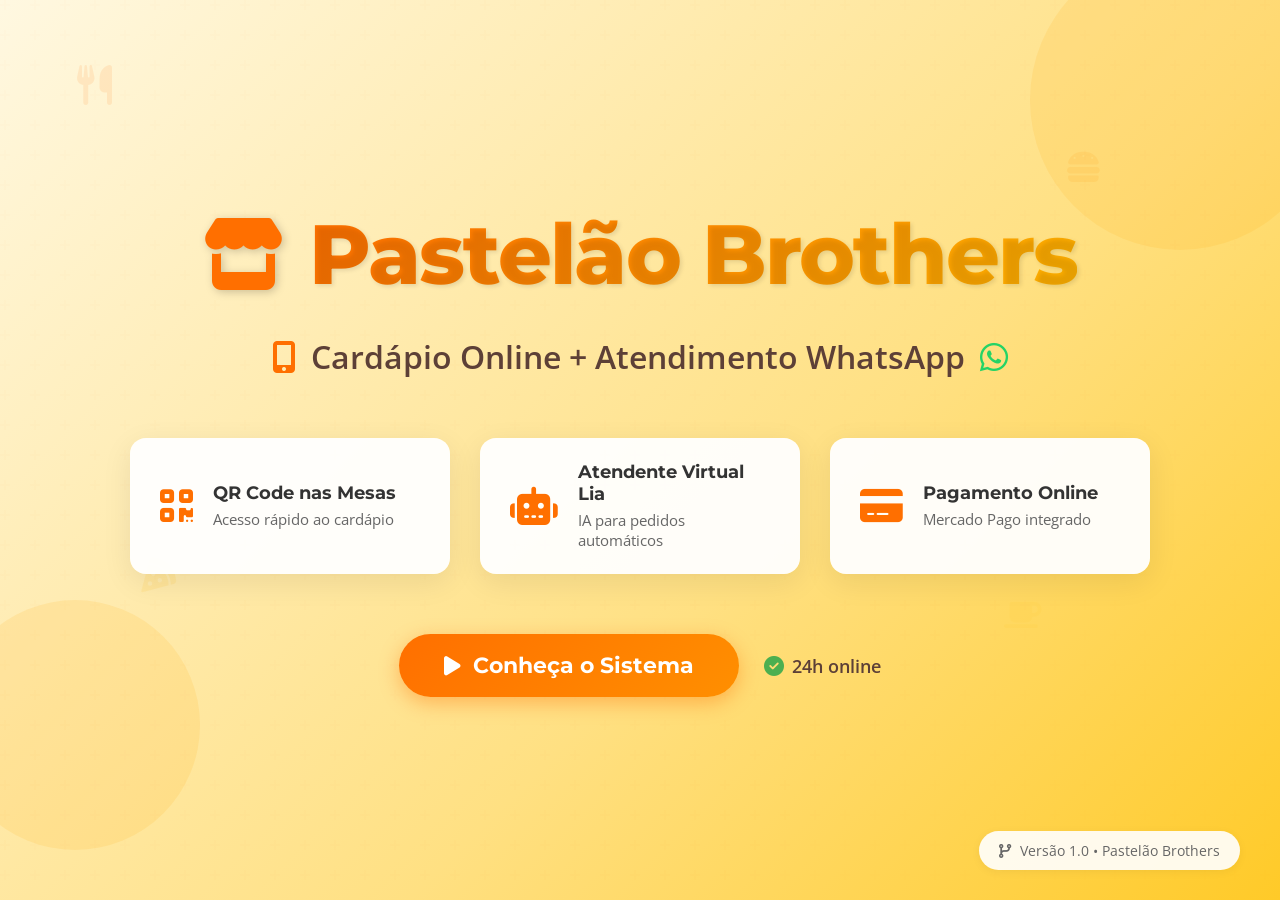
<file: slide/index1.html>
<!DOCTYPE html>

<html lang="pt-BR">
<head>
<meta charset="utf-8"/>
<meta content="width=device-width, initial-scale=1.0" name="viewport"/>
<title>Pastelão Brothers - Capa</title>
<link href="https://cdn.jsdelivr.net/npm/@fortawesome/fontawesome-free@6.4.0/css/all.min.css" rel="stylesheet"/>
<link href="https://fonts.googleapis.com/css2?family=Montserrat:wght@400;600;700;800;900&amp;family=Open+Sans:wght@400;500;600&amp;display=swap" rel="stylesheet"/>
<style>
        * {
            margin: 0;
            padding: 0;
            box-sizing: border-box;
        }
        body {
            margin: 0;
            padding: 0;
            font-family: 'Open Sans', sans-serif;
            background: #f5f5f5;
            overflow: hidden;
        }
        .slide-container {
            position: relative;
            width: 100vw;
            height: 100vh;
            overflow: hidden;
            background: linear-gradient(135deg, #fff8e1 0%, #ffecb3 30%, #ffe082 60%, #ffca28 100%);
        }
        .pattern-overlay {
            position: absolute;
            top: 0;
            left: 0;
            right: 0;
            bottom: 0;
            background-image: url("data:image/svg+xml,%3Csvg width='60' height='60' viewBox='0 0 60 60' xmlns='http://www.w3.org/2000/svg'%3E%3Cg fill='none' fill-rule='evenodd'%3E%3Cg fill='%23ff6f00' fill-opacity='0.05'%3E%3Cpath d='M36 34v-4h-2v4h-4v2h4v4h2v-4h4v-2h-4zm0-30V0h-2v4h-4v2h4v4h2V6h4V4h-4zM6 34v-4H4v4H0v2h4v4h2v-4h4v-2H6zM6 4V0H4v4H0v2h4v4h2V6h4V4H6z'/%3E%3C/g%3E%3C/g%3E%3C/svg%3E");
            opacity: 0.3;
        }
        .floating-elements {
            position: absolute;
            width: 100%;
            height: 100%;
            overflow: hidden;
        }
        .floating-item {
            position: absolute;
            opacity: 0.1;
            animation: float 6s ease-in-out infinite;
            display: flex;
            align-items: center;
            justify-content: center;
        }
        @keyframes float {
            0%, 100% { transform: translateY(0px); }
            50% { transform: translateY(-20px); }
        }
        .main-content {
            position: absolute;
            top: 50%;
            left: 50%;
            transform: translate(-50%, -50%);
            width: 1100px;
            text-align: center;
            z-index: 10;
        }
        .logo-container {
            display: flex;
            align-items: center;
            justify-content: center;
            margin-bottom: 30px;
        }
        .logo-icon {
            font-size: 72px;
            color: #ff6f00;
            margin-right: 25px;
            filter: drop-shadow(2px 2px 4px rgba(0,0,0,0.2));
        }
        .logo-text {
            font-family: 'Montserrat', sans-serif;
            font-size: 84px;
            font-weight: 800;
            background: linear-gradient(135deg, #ff6f00 0%, #ff8f00 50%, #ffb300 100%);
            -webkit-background-clip: text;
            -webkit-text-fill-color: transparent;
            text-shadow: 2px 2px 4px rgba(0,0,0,0.1);
            letter-spacing: -2px;
        }
        .subtitle {
            font-size: 32px;
            color: #5d4037;
            margin-bottom: 60px;
            font-weight: 600;
            display: flex;
            align-items: center;
            justify-content: center;
        }
        .features-grid {
            display: flex;
            justify-content: center;
            gap: 30px;
            margin-bottom: 60px;
        }
        .feature-item {
            background: rgba(255,255,255,0.95);
            border-radius: 16px;
            padding: 24px 30px;
            box-shadow: 0 8px 30px rgba(0,0,0,0.08);
            display: flex;
            align-items: center;
            gap: 20px;
            width: 320px;
            min-height: 100px;
        }
        .feature-icon {
            font-size: 38px;
            color: #ff6f00;
            flex-shrink: 0;
        }
        .feature-text {
            text-align: left;
        }
        .feature-title {
            font-family: 'Montserrat', sans-serif;
            font-size: 18px;
            font-weight: 700;
            color: #333;
            margin-bottom: 6px;
            line-height: 1.2;
        }
        .feature-desc {
            font-size: 15px;
            color: #666;
            line-height: 1.3;
        }
        .cta-section {
            display: flex;
            align-items: center;
            justify-content: center;
            gap: 25px;
            margin-top: 20px;
        }
        .cta-button {
            background: linear-gradient(135deg, #ff6f00 0%, #ff8f00 100%);
            color: white;
            padding: 18px 45px;
            border-radius: 40px;
            font-family: 'Montserrat', sans-serif;
            font-size: 22px;
            font-weight: 700;
            text-decoration: none;
            display: inline-flex;
            align-items: center;
            gap: 12px;
            box-shadow: 0 6px 20px rgba(255,111,0,0.4);
            transition: all 0.3s ease;
        }
        .version-badge {
            position: absolute;
            bottom: 30px;
            right: 40px;
            background: rgba(255,255,255,0.9);
            padding: 10px 20px;
            border-radius: 25px;
            font-size: 14px;
            color: #666;
            box-shadow: 0 2px 10px rgba(0,0,0,0.05);
        }
        .decorative-circle {
            position: absolute;
            border-radius: 50%;
            background: rgba(255,165,0,0.12);
        }
        .circle-1 {
            width: 300px;
            height: 300px;
            top: -50px;
            right: -50px;
        }
        .circle-2 {
            width: 250px;
            height: 250px;
            bottom: 50px;
            left: -50px;
        }
    </style>
</head>
<body>
<div class="slide-container">
<div class="pattern-overlay"></div>
<!-- Decorative elements -->
<div class="decorative-circle circle-1"></div>
<div class="decorative-circle circle-2"></div>
<!-- Floating elements -->
<div class="floating-elements">
<!-- Increased box sizes for floating elements to prevent text/icon overlap detection -->
<div class="floating-item" style="top: 55px; left: 64px; width: 60px; height: 60px; animation-delay: 0s;">
<i class="fas fa-utensils" style="font-size: 40px; color: #ff6f00;"></i>
</div>
<div class="floating-item" style="top: 137px; left: 1053px; width: 60px; height: 60px; animation-delay: 1s;">
<i class="fas fa-hamburger" style="font-size: 35px; color: #ff8f00;"></i>
</div>
<div class="floating-item" style="top: 545px; left: 128px; width: 60px; height: 60px; animation-delay: 2s;">
<i class="fas fa-pizza-slice" style="font-size: 35px; color: #ffb300;"></i>
</div>
<div class="floating-item" style="top: 585px; left: 993px; width: 60px; height: 60px; animation-delay: 3s;">
<i class="fas fa-coffee" style="font-size: 30px; color: #ffca28;"></i>
</div>
</div>
<div class="main-content">
<div class="logo-container">
<i class="fas fa-store logo-icon"></i>
<span class="logo-text">Pastelão Brothers</span>
</div>
<p class="subtitle">
<i class="fas fa-mobile-alt" style="color: #ff6f00; margin-right: 15px;"></i>
                Cardápio Online + Atendimento WhatsApp
                <i class="fab fa-whatsapp" style="color: #25d366; margin-left: 15px;"></i>
</p>
<div class="features-grid">
<div class="feature-item">
<i class="fas fa-qrcode feature-icon"></i>
<div class="feature-text">
<div class="feature-title">QR Code nas Mesas</div>
<div class="feature-desc">Acesso rápido ao cardápio</div>
</div>
</div>
<div class="feature-item">
<i class="fas fa-robot feature-icon"></i>
<div class="feature-text">
<div class="feature-title">Atendente Virtual Lia</div>
<div class="feature-desc">IA para pedidos automáticos</div>
</div>
</div>
<div class="feature-item">
<i class="fas fa-credit-card feature-icon"></i>
<div class="feature-text">
<div class="feature-title">Pagamento Online</div>
<div class="feature-desc">Mercado Pago integrado</div>
</div>
</div>
</div>
<div class="cta-section">
<div class="cta-button">
<i class="fas fa-play"></i>
<span>Conheça o Sistema</span>
</div>
<div style="font-size: 18px; color: #5d4037; font-weight: 600; display: flex; align-items: center; gap: 8px;">
<i class="fas fa-check-circle" style="color: #4caf50; font-size: 20px;"></i> 
                    24h online
                </div>
</div>
</div>
<div class="version-badge">
<i class="fas fa-code-branch" style="margin-right: 5px;"></i> Versão 1.0 • Pastelão Brothers
        </div>
</div>
<script>
    document.addEventListener('keydown', (event) => {
        if (event.code !== 'Space') return;
        event.preventDefault();
        window.location.href = 'index3.html';
    });
</script>
</body>
</html>
</file>
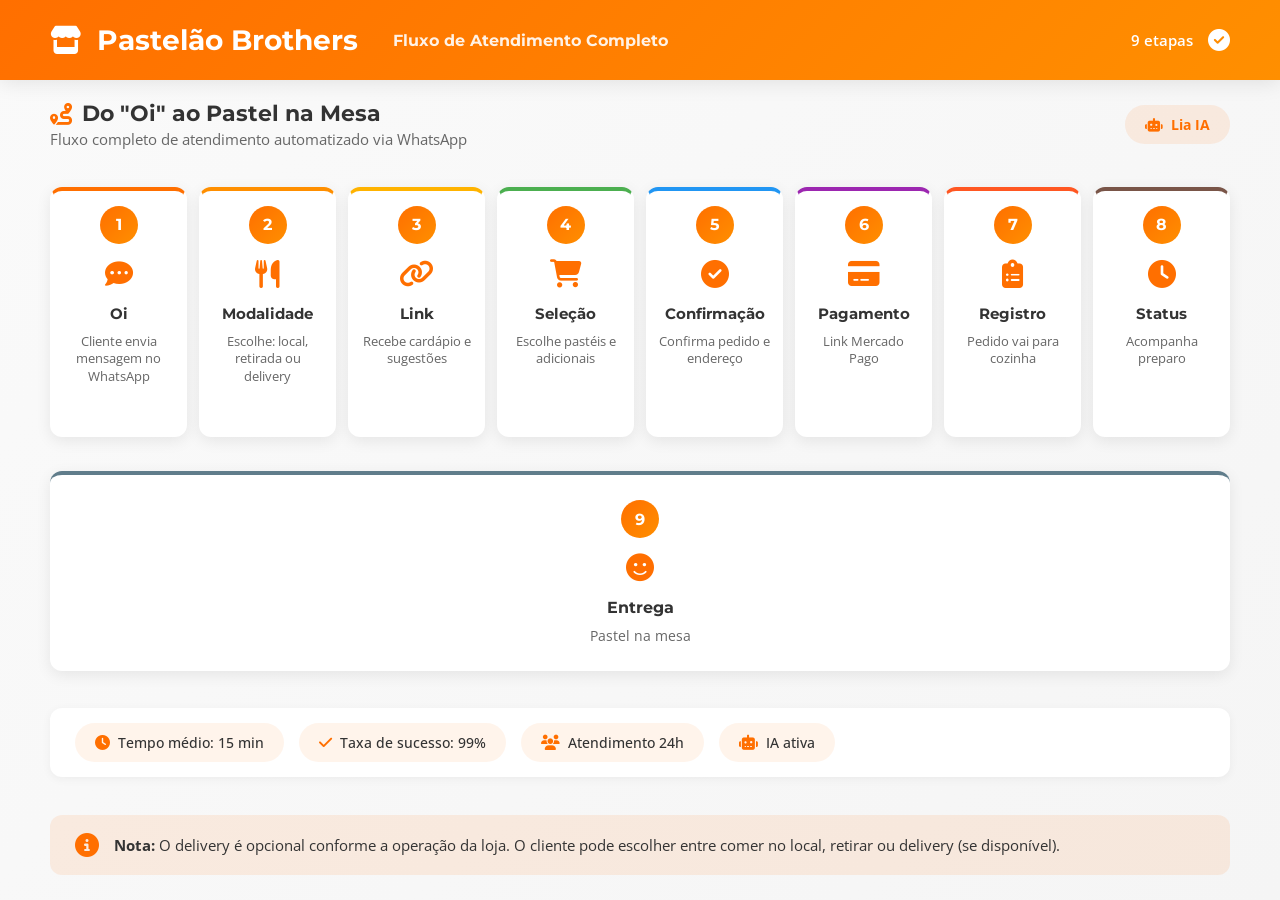
<file: slide/index2.html>
<!DOCTYPE html>

<html lang="pt-BR">
<head>
<meta charset="utf-8"/>
<meta content="width=device-width, initial-scale=1.0" name="viewport"/>
<title>Como Funciona - Pastelão Brothers</title>
<link href="https://cdn.jsdelivr.net/npm/@fortawesome/fontawesome-free@6.4.0/css/all.min.css" rel="stylesheet"/>
<link href="https://fonts.googleapis.com/css2?family=Montserrat:wght@400;600;700;800&amp;family=Open+Sans:wght@400;500;600&amp;display=swap" rel="stylesheet"/>
<style>
    * {
        margin: 0;
        padding: 0;
        box-sizing: border-box;
    }
    body {
        margin: 0;
        padding: 0;
        font-family: 'Open Sans', sans-serif;
        background: #f5f5f5;
        overflow: hidden;
    }
    .slide-container {
        position: relative;
        width: 100vw;
        height: 100vh;
        overflow: hidden;
        background: linear-gradient(135deg, #fafafa 0%, #f5f5f5 100%);
    }
    .header {
        position: absolute;
        top: 0;
        left: 0;
        right: 0;
        height: 80px;
        background: linear-gradient(135deg, #ff6f00 0%, #ff8f00 100%);
        display: flex;
        align-items: center;
        justify-content: space-between;
        padding: 0 50px;
        box-shadow: 0 2px 20px rgba(0,0,0,0.1);
    }
    .header-title {
        font-family: 'Montserrat', sans-serif;
        font-size: 28px;
        font-weight: 700;
        color: white;
        display: flex;
        align-items: center;
        gap: 15px;
    }
    .header-subtitle {
        font-size: 16px;
        color: rgba(255,255,255,0.9);
        margin-left: 20px;
    }
    .flow-container {
        position: absolute;
        top: 100px;
        left: 50px;
        right: 50px;
        bottom: 25px;
        display: flex;
        flex-direction: column;
        justify-content: space-between;
    }
    .flow-header {
        display: flex;
        align-items: center;
        justify-content: space-between;
        margin-bottom: 5px;
    }
    .flow-title {
        font-family: 'Montserrat', sans-serif;
        font-size: 22px;
        font-weight: 700;
        color: #333;
        display: flex;
        align-items: center;
        gap: 10px;
    }
    .flow-description {
        font-size: 15px;
        color: #666;
        margin-top: 2px;
    }
    .steps-grid {
        display: grid;
        grid-template-columns: repeat(8, 1fr);
        gap: 12px;
        margin-top: 10px;
    }
    .step-card {
        background: white;
        border-radius: 12px;
        padding: 15px 10px;
        box-shadow: 0 4px 15px rgba(0,0,0,0.08);
        display: flex;
        flex-direction: column;
        align-items: center;
        text-align: center;
        border: 2px solid transparent;
        transition: all 0.3s ease;
        min-height: 250px;
    }
    .step-card:hover {
        border-color: #ff6f00;
        transform: translateY(-2px);
    }
    .step-number {
        width: 38px;
        height: 38px;
        background: linear-gradient(135deg, #ff6f00 0%, #ff8f00 100%);
        border-radius: 50%;
        display: flex;
        align-items: center;
        justify-content: center;
        font-family: 'Montserrat', sans-serif;
        font-size: 16px;
        font-weight: 700;
        color: white;
        margin-bottom: 15px;
        flex-shrink: 0;
    }
    .step-icon {
        font-size: 28px;
        color: #ff6f00;
        margin-bottom: 15px;
        height: 30px;
        display: flex;
        align-items: center;
    }
    .step-title {
        font-family: 'Montserrat', sans-serif;
        font-size: 15px;
        font-weight: 700;
        color: #333;
        margin-bottom: 10px;
    }
    .step-desc {
        font-size: 13px;
        color: #666;
        line-height: 1.35;
    }
    .full-width-card {
        background: white;
        border-radius: 12px;
        padding: 25px;
        box-shadow: 0 4px 15px rgba(0,0,0,0.08);
        display: flex;
        flex-direction: column;
        align-items: center;
        text-align: center;
        margin-top: 12px;
    }
    .status-bar {
        display: flex;
        align-items: center;
        gap: 15px;
        margin-top: 15px;
        padding: 15px 25px;
        background: white;
        border-radius: 12px;
        box-shadow: 0 2px 10px rgba(0,0,0,0.05);
    }
    .status-item {
        display: flex;
        align-items: center;
        gap: 8px;
        padding: 10px 20px;
        background: rgba(255,111,0,0.08);
        border-radius: 20px;
        font-size: 14px;
        color: #333;
        font-weight: 500;
    }
    .status-icon {
        color: #ff6f00;
        font-size: 15px;
    }
    .highlight-box {
        background: rgba(255,111,0,0.1);
        border-radius: 12px;
        padding: 18px 25px;
        margin-top: 15px;
        display: flex;
        align-items: center;
        gap: 15px;
    }
    .highlight-text {
        font-size: 15px;
        color: #333;
        line-height: 1.5;
    }
</style>
</head>
<body>
<div class="slide-container">
<div class="header">
<div class="header-title">
<i class="fas fa-store"></i>
            Pastelão Brothers
            <span class="header-subtitle">Fluxo de Atendimento Completo</span>
</div>
<div style="display: flex; align-items: center; gap: 15px;">
<span style="font-size: 15px; color: white; font-weight: 600;">9 etapas</span>
<i class="fas fa-check-circle" style="color: #ffffff; font-size: 22px;"></i>
</div>
</div>
<div class="flow-container">
<div class="flow-header">
<div>
<div class="flow-title">
<i class="fas fa-route" style="color: #ff6f00;"></i>
                    Do "Oi" ao Pastel na Mesa
                </div>
<div class="flow-description">Fluxo completo de atendimento automatizado via WhatsApp</div>
</div>
<div style="display: flex; gap: 10px;">
<span style="padding: 10px 20px; background: rgba(255,111,0,0.1); border-radius: 20px; font-size: 14px; color: #ff6f00; font-weight: 700;">
<i class="fas fa-robot" style="margin-right: 8px;"></i>Lia IA
                </span>
</div>
</div>
<div class="steps-grid">
<div class="step-card" style="border-top: 4px solid #ff6f00;">
<div class="step-number">1</div>
<div class="step-icon"><i class="fas fa-comment-dots"></i></div>
<div class="step-title">Oi</div>
<div class="step-desc">Cliente envia mensagem no WhatsApp</div>
</div>
<div class="step-card" style="border-top: 4px solid #ff8f00;">
<div class="step-number">2</div>
<div class="step-icon"><i class="fas fa-utensils"></i></div>
<div class="step-title">Modalidade</div>
<div class="step-desc">Escolhe: local, retirada ou delivery</div>
</div>
<div class="step-card" style="border-top: 4px solid #ffb300;">
<div class="step-number">3</div>
<div class="step-icon"><i class="fas fa-link"></i></div>
<div class="step-title">Link</div>
<div class="step-desc">Recebe cardápio e sugestões</div>
</div>
<div class="step-card" style="border-top: 4px solid #4caf50;">
<div class="step-number">4</div>
<div class="step-icon"><i class="fas fa-shopping-cart"></i></div>
<div class="step-title">Seleção</div>
<div class="step-desc">Escolhe pastéis e adicionais</div>
</div>
<div class="step-card" style="border-top: 4px solid #2196f3;">
<div class="step-number">5</div>
<div class="step-icon"><i class="fas fa-check-circle"></i></div>
<div class="step-title">Confirmação</div>
<div class="step-desc">Confirma pedido e endereço</div>
</div>
<div class="step-card" style="border-top: 4px solid #9c27b0;">
<div class="step-number">6</div>
<div class="step-icon"><i class="fas fa-credit-card"></i></div>
<div class="step-title">Pagamento</div>
<div class="step-desc">Link Mercado Pago</div>
</div>
<div class="step-card" style="border-top: 4px solid #ff5722;">
<div class="step-number">7</div>
<div class="step-icon"><i class="fas fa-clipboard-list"></i></div>
<div class="step-title">Registro</div>
<div class="step-desc">Pedido vai para cozinha</div>
</div>
<div class="step-card" style="border-top: 4px solid #795548;">
<div class="step-number">8</div>
<div class="step-icon"><i class="fas fa-clock"></i></div>
<div class="step-title">Status</div>
<div class="step-desc">Acompanha preparo</div>
</div>
</div>
<div class="full-width-card" style="border-top: 4px solid #607d8b;">
<div class="step-number">9</div>
<div class="step-icon"><i class="fas fa-smile"></i></div>
<div class="step-title" style="font-size: 16px;">Entrega</div>
<div class="step-desc" style="font-size: 14px;">Pastel na mesa</div>
</div>
<div class="status-bar">
<div class="status-item">
<i class="fas fa-clock status-icon"></i>
<span>Tempo médio: 15 min</span>
</div>
<div class="status-item">
<i class="fas fa-check status-icon"></i>
<span>Taxa de sucesso: 99%</span>
</div>
<div class="status-item">
<i class="fas fa-users status-icon"></i>
<span>Atendimento 24h</span>
</div>
<div class="status-item">
<i class="fas fa-robot status-icon"></i>
<span>IA ativa</span>
</div>
</div>
<div class="highlight-box">
<i class="fas fa-info-circle" style="color: #ff6f00; font-size: 24px;"></i>
<div class="highlight-text">
<strong>Nota:</strong> O delivery é opcional conforme a operação da loja. O cliente pode escolher entre comer no local, retirar ou delivery (se disponível).
            </div>
</div>
</div>
</div>
<script>
    document.addEventListener('keydown', (event) => {
        if (event.code !== 'Space') return;
        event.preventDefault();
        window.location.href = 'index4.html';
    });
</script>
</body>
</html>
</file>
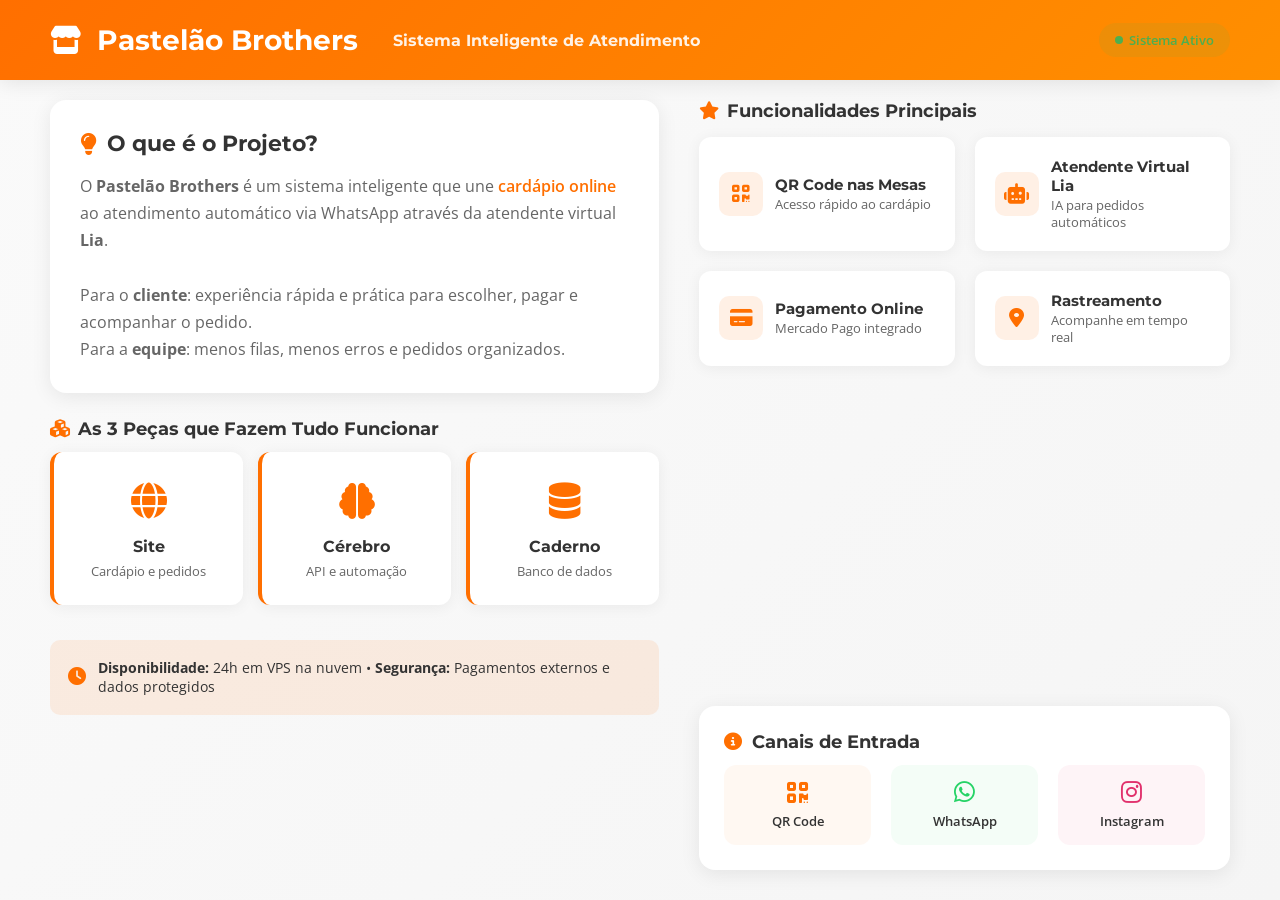
<file: slide/index3.html>
<!DOCTYPE html>

<html lang="pt-BR">
<head>
<meta charset="utf-8"/>
<meta content="width=device-width, initial-scale=1.0" name="viewport"/>
<title>O que é o Projeto - Pastelão Brothers</title>
<link href="https://cdn.jsdelivr.net/npm/@fortawesome/fontawesome-free@6.4.0/css/all.min.css" rel="stylesheet"/>
<link href="https://fonts.googleapis.com/css2?family=Montserrat:wght@400;600;700;800&amp;family=Open+Sans:wght@400;500;600&amp;display=swap" rel="stylesheet"/>
<style>
        * {
            margin: 0;
            padding: 0;
            box-sizing: border-box;
        }
        body {
            margin: 0;
            padding: 0;
            font-family: 'Open Sans', sans-serif;
            background: #f5f5f5;
            overflow: hidden;
        }
        .slide-container {
            position: relative;
            width: 100vw;
            height: 100vh;
            overflow: hidden;
            background: linear-gradient(135deg, #fafafa 0%, #f5f5f5 100%);
        }
        .header {
            position: absolute;
            top: 0;
            left: 0;
            right: 0;
            height: 80px;
            background: linear-gradient(135deg, #ff6f00 0%, #ff8f00 100%);
            display: flex;
            align-items: center;
            justify-content: space-between;
            padding: 0 50px;
            box-shadow: 0 2px 20px rgba(0,0,0,0.1);
        }
        .header-title {
            font-family: 'Montserrat', sans-serif;
            font-size: 28px;
            font-weight: 700;
            color: white;
            display: flex;
            align-items: center;
            gap: 15px;
        }
        .header-subtitle {
            font-size: 16px;
            color: rgba(255,255,255,0.9);
            margin-left: 20px;
        }
        .content-area {
            position: absolute;
            top: 100px;
            left: 50px;
            right: 50px;
            bottom: 30px;
            display: flex;
            gap: 40px;
        }
        .left-column {
            flex: 1;
            display: flex;
            flex-direction: column;
            gap: 25px;
        }
        .right-column {
            width: 45%;
            display: flex;
            flex-direction: column;
            gap: 25px;
        }
        .intro-card {
            background: white;
            border-radius: 16px;
            padding: 30px;
            box-shadow: 0 4px 20px rgba(0,0,0,0.08);
        }
        .intro-title {
            font-family: 'Montserrat', sans-serif;
            font-size: 22px;
            font-weight: 700;
            color: #333;
            margin-bottom: 16px;
            display: flex;
            align-items: center;
            gap: 10px;
        }
        .intro-text {
            font-size: 16px;
            color: #666;
            line-height: 1.7;
        }
        .three-pieces {
            display: flex;
            gap: 15px;
            margin-top: 5px;
        }
        .piece-card {
            flex: 1;
            background: white;
            border-radius: 12px;
            padding: 24px 15px;
            box-shadow: 0 2px 15px rgba(0,0,0,0.06);
            border-left: 4px solid #ff6f00;
            display: flex;
            flex-direction: column;
            align-items: center;
            text-align: center;
        }
        .piece-icon {
            font-size: 36px;
            color: #ff6f00;
            margin-bottom: 12px;
        }
        .piece-title {
            font-family: 'Montserrat', sans-serif;
            font-size: 16px;
            font-weight: 700;
            color: #333;
            margin-bottom: 6px;
        }
        .piece-desc {
            font-size: 13px;
            color: #666;
            line-height: 1.4;
        }
        .features-grid {
            display: grid;
            grid-template-columns: 1fr 1fr;
            gap: 20px;
        }
        .feature-card {
            background: white;
            border-radius: 12px;
            padding: 20px;
            box-shadow: 0 2px 15px rgba(0,0,0,0.06);
            display: flex;
            align-items: center;
            gap: 12px;
        }
        .feature-icon {
            width: 44px;
            height: 44px;
            background: rgba(255,111,0,0.1);
            border-radius: 10px;
            display: flex;
            align-items: center;
            justify-content: center;
            font-size: 20px;
            color: #ff6f00;
            flex-shrink: 0;
        }
        .feature-content {
            flex: 1;
        }
        .feature-title {
            font-family: 'Montserrat', sans-serif;
            font-size: 15px;
            font-weight: 700;
            color: #333;
            margin-bottom: 2px;
        }
        .feature-desc {
            font-size: 13px;
            color: #666;
            line-height: 1.3;
        }
        .highlight-box {
            background: rgba(255,111,0,0.1);
            border-radius: 10px;
            padding: 18px;
            margin-top: 10px;
            display: flex;
            align-items: center;
            gap: 12px;
        }
        .highlight-text {
            font-size: 14px;
            color: #333;
            line-height: 1.4;
        }
        .status-badge {
            display: inline-flex;
            align-items: center;
            gap: 6px;
            padding: 8px 16px;
            background: rgba(76,175,80,0.1);
            border-radius: 20px;
            font-size: 13px;
            color: #4caf50;
            font-weight: 600;
        }
        .status-dot {
            width: 8px;
            height: 8px;
            background: #4caf50;
            border-radius: 50%;
            animation: pulse 2s infinite;
        }
        @keyframes pulse {
            0%, 100% { opacity: 1; }
            50% { opacity: 0.5; }
        }
    </style>
</head>
<body>
<div class="slide-container">
<div class="header">
<div class="header-title">
<i class="fas fa-store"></i>
            Pastelão Brothers
            <span class="header-subtitle">Sistema Inteligente de Atendimento</span>
</div>
<div class="status-badge">
<div class="status-dot"></div>
            Sistema Ativo
        </div>
</div>
<div class="content-area">
<div class="left-column">
<div class="intro-card">
<div class="intro-title">
<i class="fas fa-lightbulb" style="color: #ff6f00;"></i>
                    O que é o Projeto?
                </div>
<div class="intro-text">
                    O <strong>Pastelão Brothers</strong> é um sistema inteligente que une <span style="color: #ff6f00; font-weight: 600;">cardápio online</span> ao atendimento automático via WhatsApp através da atendente virtual <strong>Lia</strong>. 
                    <br/><br/>
                    Para o <strong>cliente</strong>: experiência rápida e prática para escolher, pagar e acompanhar o pedido.
                    <br/>
                    Para a <strong>equipe</strong>: menos filas, menos erros e pedidos organizados.
                </div>
</div>
<div>
<div style="font-family: 'Montserrat', sans-serif; font-size: 18px; font-weight: 700; color: #333; margin-bottom: 12px; display: flex; align-items: center; gap: 8px;">
<i class="fas fa-cubes" style="color: #ff6f00;"></i>
                    As 3 Peças que Fazem Tudo Funcionar
                </div>
<div class="three-pieces">
<div class="piece-card">
<div class="piece-icon">
<i class="fas fa-globe"></i>
</div>
<div class="piece-title">Site</div>
<div class="piece-desc">Cardápio e pedidos</div>
</div>
<div class="piece-card">
<div class="piece-icon">
<i class="fas fa-brain"></i>
</div>
<div class="piece-title">Cérebro</div>
<div class="piece-desc">API e automação</div>
</div>
<div class="piece-card">
<div class="piece-icon">
<i class="fas fa-database"></i>
</div>
<div class="piece-title">Caderno</div>
<div class="piece-desc">Banco de dados</div>
</div>
</div>
</div>
<div class="highlight-box">
<i class="fas fa-clock" style="color: #ff6f00; font-size: 18px;"></i>
<div class="highlight-text">
<strong>Disponibilidade:</strong> 24h em VPS na nuvem • <strong>Segurança:</strong> Pagamentos externos e dados protegidos
                </div>
</div>
</div>
<div class="right-column">
<div>
<div style="font-family: 'Montserrat', sans-serif; font-size: 18px; font-weight: 700; color: #333; margin-bottom: 15px; display: flex; align-items: center; gap: 8px;">
<i class="fas fa-star" style="color: #ff6f00;"></i>
                    Funcionalidades Principais
                </div>
<div class="features-grid">
<div class="feature-card">
<div class="feature-icon">
<i class="fas fa-qrcode"></i>
</div>
<div class="feature-content">
<div class="feature-title">QR Code nas Mesas</div>
<div class="feature-desc">Acesso rápido ao cardápio</div>
</div>
</div>
<div class="feature-card">
<div class="feature-icon">
<i class="fas fa-robot"></i>
</div>
<div class="feature-content">
<div class="feature-title">Atendente Virtual Lia</div>
<div class="feature-desc">IA para pedidos automáticos</div>
</div>
</div>
<div class="feature-card">
<div class="feature-icon">
<i class="fas fa-credit-card"></i>
</div>
<div class="feature-content">
<div class="feature-title">Pagamento Online</div>
<div class="feature-desc">Mercado Pago integrado</div>
</div>
</div>
<div class="feature-card">
<div class="feature-icon">
<i class="fas fa-map-marker-alt"></i>
</div>
<div class="feature-content">
<div class="feature-title">Rastreamento</div>
<div class="feature-desc">Acompanhe em tempo real</div>
</div>
</div>
</div>
</div>
<div class="intro-card" style="margin-top: auto; padding: 25px;">
<div class="intro-title" style="font-size: 18px; margin-bottom: 12px;">
<i class="fas fa-info-circle" style="color: #ff6f00;"></i>
                    Canais de Entrada
                </div>
<div style="display: flex; gap: 20px; margin-top: 5px;">
<div style="flex: 1; text-align: center; padding: 15px 10px; background: rgba(255,111,0,0.05); border-radius: 12px;">
<i class="fas fa-qrcode" style="color: #ff6f00; font-size: 24px; margin-bottom: 8px;"></i>
<div style="font-size: 13px; color: #333; font-weight: 600;">QR Code</div>
</div>
<div style="flex: 1; text-align: center; padding: 15px 10px; background: rgba(37,211,102,0.05); border-radius: 12px;">
<i class="fab fa-whatsapp" style="color: #25d366; font-size: 24px; margin-bottom: 8px;"></i>
<div style="font-size: 13px; color: #333; font-weight: 600;">WhatsApp</div>
</div>
<div style="flex: 1; text-align: center; padding: 15px 10px; background: rgba(225,48,108,0.05); border-radius: 12px;">
<i class="fab fa-instagram" style="color: #e1306c; font-size: 24px; margin-bottom: 8px;"></i>
<div style="font-size: 13px; color: #333; font-weight: 600;">Instagram</div>
</div>
</div>
</div>
</div>
</div>
</div>
<script>
    document.addEventListener('keydown', (event) => {
        if (event.code !== 'Space') return;
        event.preventDefault();
        window.location.href = 'index2.html';
    });
</script>
</body>
</html>
</file>
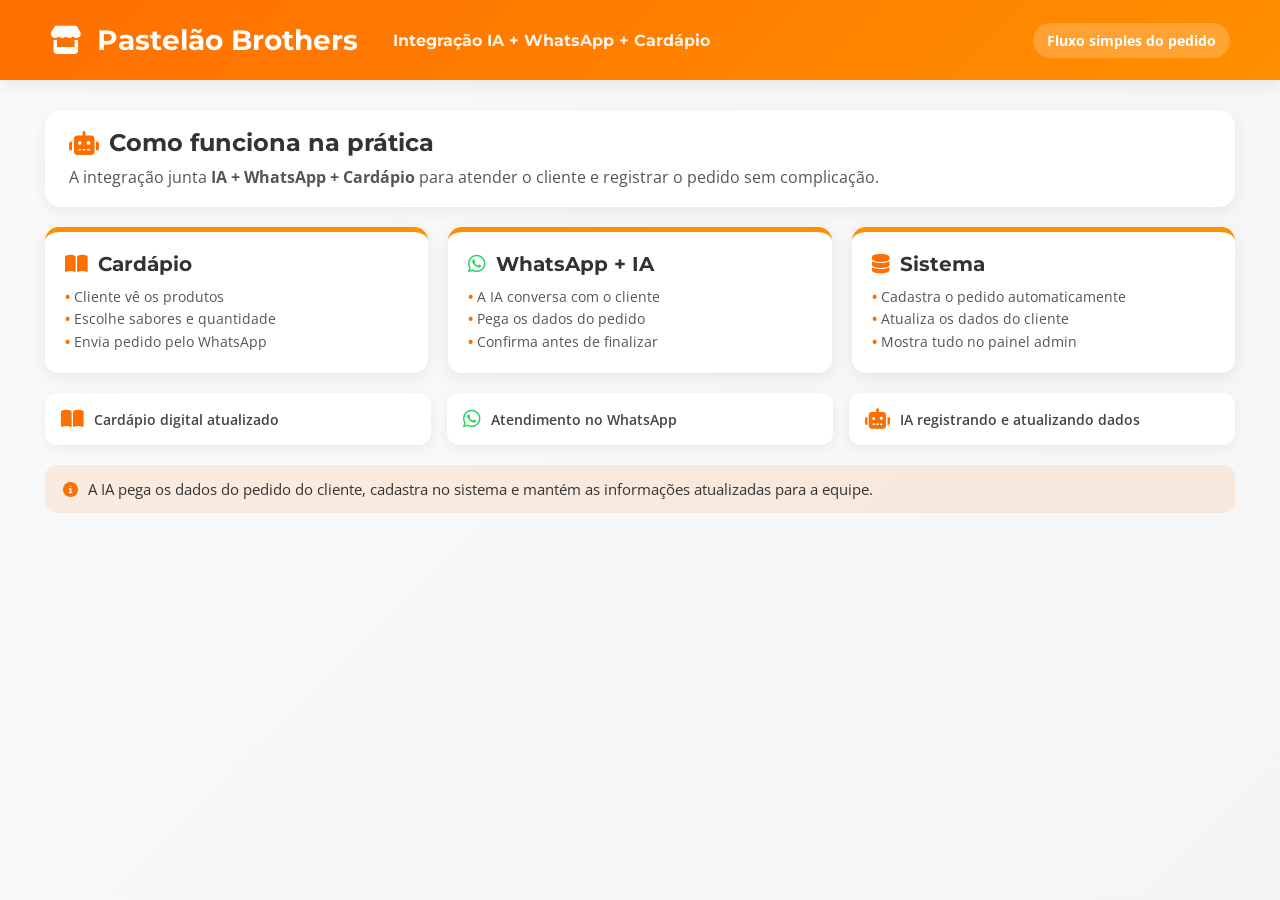
<file: slide/index4.html>
<!DOCTYPE html>
<html lang="pt-BR">
<head>
<meta charset="utf-8"/>
<meta content="width=device-width, initial-scale=1.0" name="viewport"/>
<title>Integração IA + WhatsApp + Cardápio</title>
<link href="https://cdn.jsdelivr.net/npm/@fortawesome/fontawesome-free@6.4.0/css/all.min.css" rel="stylesheet"/>
<link href="https://fonts.googleapis.com/css2?family=Montserrat:wght@400;600;700;800&family=Open+Sans:wght@400;500;600&display=swap" rel="stylesheet"/>
<style>
    * { margin: 0; padding: 0; box-sizing: border-box; }
    body {
        margin: 0;
        padding: 0;
        font-family: 'Open Sans', sans-serif;
        background: #f5f5f5;
        overflow: hidden;
    }
    .slide-container {
        position: relative;
        width: 100vw;
        height: 100vh;
        overflow: hidden;
        background: linear-gradient(135deg, #fafafa 0%, #f5f5f5 100%);
    }
    .header {
        position: absolute;
        top: 0;
        left: 0;
        right: 0;
        height: 80px;
        background: linear-gradient(135deg, #ff6f00 0%, #ff8f00 100%);
        display: flex;
        align-items: center;
        justify-content: space-between;
        padding: 0 50px;
        box-shadow: 0 2px 20px rgba(0,0,0,0.1);
    }
    .header-title {
        font-family: 'Montserrat', sans-serif;
        font-size: 28px;
        font-weight: 700;
        color: white;
        display: flex;
        align-items: center;
        gap: 15px;
    }
    .header-subtitle {
        font-size: 16px;
        color: rgba(255,255,255,0.9);
        margin-left: 20px;
    }
    .content {
        position: absolute;
        top: 110px;
        left: 45px;
        right: 45px;
        bottom: 30px;
        display: flex;
        flex-direction: column;
        gap: 20px;
    }
    .intro-box {
        background: white;
        border-radius: 16px;
        padding: 18px 24px;
        box-shadow: 0 4px 16px rgba(0,0,0,0.07);
    }
    .intro-title {
        font-family: 'Montserrat', sans-serif;
        font-size: 24px;
        font-weight: 700;
        color: #333;
        display: flex;
        align-items: center;
        gap: 10px;
        margin-bottom: 8px;
    }
    .intro-text {
        font-size: 16px;
        color: #555;
        line-height: 1.5;
    }
    .flow {
        display: grid;
        grid-template-columns: repeat(3, 1fr);
        gap: 20px;
        align-items: stretch;
    }
    .node {
        background: white;
        border-radius: 14px;
        box-shadow: 0 4px 16px rgba(0,0,0,0.08);
        padding: 20px;
        border-top: 5px solid #ff8f00;
    }
    .node-title {
        font-family: 'Montserrat', sans-serif;
        font-size: 20px;
        font-weight: 700;
        color: #333;
        margin-bottom: 10px;
        display: flex;
        align-items: center;
        gap: 10px;
    }
    .node-list {
        list-style: none;
        font-size: 14px;
        color: #555;
        line-height: 1.6;
    }
    .node-list li::before {
        content: "• ";
        color: #ff6f00;
        font-weight: 700;
    }
    .integrations {
        display: grid;
        grid-template-columns: repeat(3, 1fr);
        gap: 16px;
    }
    .integration-card {
        background: white;
        border-radius: 12px;
        padding: 16px;
        box-shadow: 0 3px 12px rgba(0,0,0,0.06);
        display: flex;
        align-items: center;
        gap: 10px;
        font-size: 14px;
        color: #444;
        font-weight: 600;
    }
    .footer-note {
        background: rgba(255,111,0,0.1);
        border-radius: 12px;
        padding: 14px 18px;
        display: flex;
        align-items: center;
        gap: 10px;
        font-size: 15px;
        color: #333;
    }
</style>
</head>
<body>
<div class="slide-container">
    <div class="header">
        <div class="header-title">
            <i class="fas fa-store"></i>
            Pastelão Brothers
            <span class="header-subtitle">Integração IA + WhatsApp + Cardápio</span>
        </div>
        <div style="color:white;font-weight:700;font-size:14px;background:rgba(255,255,255,0.2);padding:8px 14px;border-radius:18px;">
            Fluxo simples do pedido
        </div>
    </div>

    <div class="content">
        <div class="intro-box">
            <div class="intro-title"><i class="fas fa-robot" style="color:#ff6f00;"></i>Como funciona na prática</div>
            <div class="intro-text">A integração junta <strong>IA + WhatsApp + Cardápio</strong> para atender o cliente e registrar o pedido sem complicação.</div>
        </div>

        <div class="flow">
            <div class="node">
                <div class="node-title"><i class="fas fa-book-open" style="color:#ff6f00;"></i>Cardápio</div>
                <ul class="node-list">
                    <li>Cliente vê os produtos</li>
                    <li>Escolhe sabores e quantidade</li>
                    <li>Envia pedido pelo WhatsApp</li>
                </ul>
            </div>
            <div class="node">
                <div class="node-title"><i class="fab fa-whatsapp" style="color:#25d366;"></i>WhatsApp + IA</div>
                <ul class="node-list">
                    <li>A IA conversa com o cliente</li>
                    <li>Pega os dados do pedido</li>
                    <li>Confirma antes de finalizar</li>
                </ul>
            </div>
            <div class="node">
                <div class="node-title"><i class="fas fa-database" style="color:#ff6f00;"></i>Sistema</div>
                <ul class="node-list">
                    <li>Cadastra o pedido automaticamente</li>
                    <li>Atualiza os dados do cliente</li>
                    <li>Mostra tudo no painel admin</li>
                </ul>
            </div>
        </div>

        <div class="integrations">
            <div class="integration-card"><i class="fas fa-book-open" style="color:#ff6f00;font-size:20px;"></i> Cardápio digital atualizado</div>
            <div class="integration-card"><i class="fab fa-whatsapp" style="color:#25d366;font-size:20px;"></i> Atendimento no WhatsApp</div>
            <div class="integration-card"><i class="fas fa-robot" style="color:#ff6f00;font-size:20px;"></i> IA registrando e atualizando dados</div>
        </div>

        <div class="footer-note">
            <i class="fas fa-circle-info" style="color:#ff6f00;"></i>
            <span>A IA pega os dados do pedido do cliente, cadastra no sistema e mantém as informações atualizadas para a equipe.</span>
        </div>
    </div>
</div>

<script>
    document.addEventListener('keydown', (event) => {
        if (event.code !== 'Space') return;
        event.preventDefault();
        window.location.href = 'index5.html';
    });
</script>
</body>
</html>
</file>
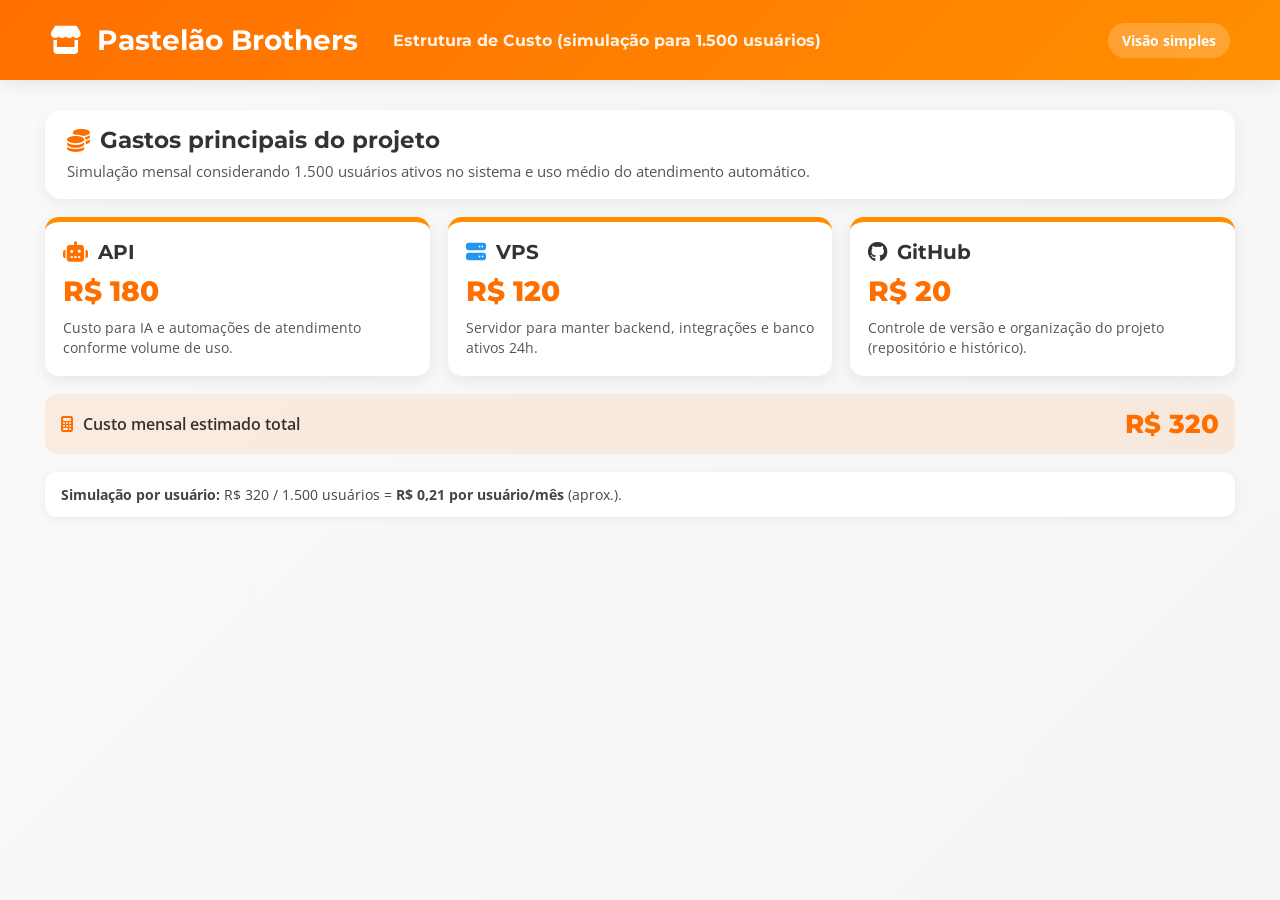
<file: slide/index5.html>
<!DOCTYPE html>
<html lang="pt-BR">
<head>
<meta charset="utf-8"/>
<meta content="width=device-width, initial-scale=1.0" name="viewport"/>
<title>Estrutura de Custo - Pastelão Brothers</title>
<link href="https://cdn.jsdelivr.net/npm/@fortawesome/fontawesome-free@6.4.0/css/all.min.css" rel="stylesheet"/>
<link href="https://fonts.googleapis.com/css2?family=Montserrat:wght@400;600;700;800&family=Open+Sans:wght@400;500;600&display=swap" rel="stylesheet"/>
<style>
    * { margin: 0; padding: 0; box-sizing: border-box; }
    body {
        margin: 0;
        padding: 0;
        font-family: 'Open Sans', sans-serif;
        background: #f5f5f5;
        overflow: hidden;
    }
    .slide-container {
        position: relative;
        width: 100vw;
        height: 100vh;
        overflow: hidden;
        background: linear-gradient(135deg, #fafafa 0%, #f5f5f5 100%);
    }
    .header {
        position: absolute;
        top: 0;
        left: 0;
        right: 0;
        height: 80px;
        background: linear-gradient(135deg, #ff6f00 0%, #ff8f00 100%);
        display: flex;
        align-items: center;
        justify-content: space-between;
        padding: 0 50px;
        box-shadow: 0 2px 20px rgba(0,0,0,0.1);
    }
    .header-title {
        font-family: 'Montserrat', sans-serif;
        font-size: 28px;
        font-weight: 700;
        color: white;
        display: flex;
        align-items: center;
        gap: 15px;
    }
    .header-subtitle {
        font-size: 16px;
        color: rgba(255,255,255,0.9);
        margin-left: 20px;
    }
    .content {
        position: absolute;
        top: 110px;
        left: 45px;
        right: 45px;
        bottom: 30px;
        display: flex;
        flex-direction: column;
        gap: 18px;
    }
    .intro-box {
        background: white;
        border-radius: 16px;
        padding: 16px 22px;
        box-shadow: 0 4px 16px rgba(0,0,0,0.07);
    }
    .intro-title {
        font-family: 'Montserrat', sans-serif;
        font-size: 23px;
        font-weight: 700;
        color: #333;
        display: flex;
        align-items: center;
        gap: 10px;
        margin-bottom: 6px;
    }
    .intro-text {
        font-size: 15px;
        color: #555;
        line-height: 1.5;
    }
    .cost-grid {
        display: grid;
        grid-template-columns: repeat(3, 1fr);
        gap: 18px;
    }
    .cost-card {
        background: white;
        border-radius: 14px;
        box-shadow: 0 4px 16px rgba(0,0,0,0.08);
        padding: 18px;
        border-top: 5px solid #ff8f00;
        display: flex;
        flex-direction: column;
        gap: 10px;
    }
    .cost-title {
        font-family: 'Montserrat', sans-serif;
        font-size: 20px;
        font-weight: 700;
        color: #333;
        display: flex;
        align-items: center;
        gap: 10px;
    }
    .cost-value {
        font-size: 28px;
        font-weight: 800;
        color: #ff6f00;
        font-family: 'Montserrat', sans-serif;
    }
    .cost-note {
        font-size: 14px;
        color: #555;
        line-height: 1.45;
    }
    .summary-box {
        background: rgba(255,111,0,0.1);
        border-radius: 12px;
        padding: 14px 16px;
        display: flex;
        align-items: center;
        justify-content: space-between;
        gap: 16px;
    }
    .summary-left {
        font-size: 16px;
        color: #333;
        font-weight: 600;
        display: flex;
        align-items: center;
        gap: 10px;
    }
    .summary-right {
        font-family: 'Montserrat', sans-serif;
        font-size: 26px;
        font-weight: 800;
        color: #ff6f00;
    }
    .obs {
        background: white;
        border-radius: 12px;
        padding: 12px 16px;
        box-shadow: 0 2px 10px rgba(0,0,0,0.06);
        font-size: 14px;
        color: #444;
        line-height: 1.5;
    }
</style>
</head>
<body>
<div class="slide-container">
    <div class="header">
        <div class="header-title">
            <i class="fas fa-store"></i>
            Pastelão Brothers
            <span class="header-subtitle">Estrutura de Custo (simulação para 1.500 usuários)</span>
        </div>
        <div style="color:white;font-weight:700;font-size:14px;background:rgba(255,255,255,0.2);padding:8px 14px;border-radius:18px;">
            Visão simples
        </div>
    </div>

    <div class="content">
        <div class="intro-box">
            <div class="intro-title"><i class="fas fa-coins" style="color:#ff6f00;"></i>Gastos principais do projeto</div>
            <div class="intro-text">Simulação mensal considerando 1.500 usuários ativos no sistema e uso médio do atendimento automático.</div>
        </div>

        <div class="cost-grid">
            <div class="cost-card">
                <div class="cost-title"><i class="fas fa-robot" style="color:#ff6f00;"></i>API</div>
                <div class="cost-value">R$ 180</div>
                <div class="cost-note">Custo para IA e automações de atendimento conforme volume de uso.</div>
            </div>
            <div class="cost-card">
                <div class="cost-title"><i class="fas fa-server" style="color:#2196f3;"></i>VPS</div>
                <div class="cost-value">R$ 120</div>
                <div class="cost-note">Servidor para manter backend, integrações e banco ativos 24h.</div>
            </div>
            <div class="cost-card">
                <div class="cost-title"><i class="fab fa-github" style="color:#333;"></i>GitHub</div>
                <div class="cost-value">R$ 20</div>
                <div class="cost-note">Controle de versão e organização do projeto (repositório e histórico).</div>
            </div>
        </div>

        <div class="summary-box">
            <div class="summary-left">
                <i class="fas fa-calculator" style="color:#ff6f00;"></i>
                Custo mensal estimado total
            </div>
            <div class="summary-right">R$ 320</div>
        </div>

        <div class="obs">
            <strong>Simulação por usuário:</strong> R$ 320 / 1.500 usuários = <strong>R$ 0,21 por usuário/mês</strong> (aprox.).
        </div>
    </div>
</div>

<script>
    document.addEventListener('keydown', (event) => {
        if (event.code !== 'Space') return;
        event.preventDefault();
        window.location.href = 'index1.html';
    });
</script>
</body>
</html>
</file>
